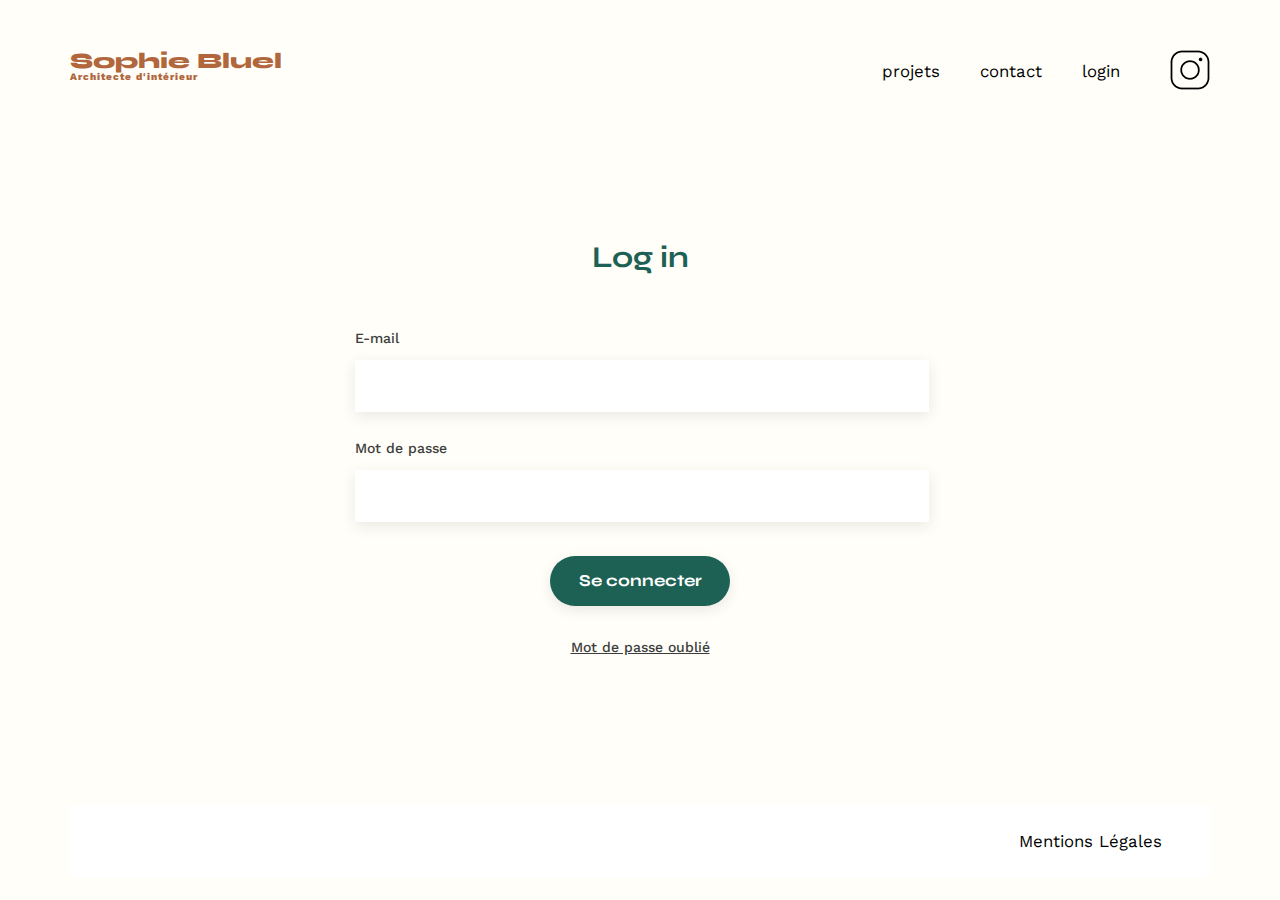
<file: FrontEnd/login.html>
<!DOCTYPE html>
<html lang="fr">
<head>
    <meta charset="UTF-8">
    <meta name="viewport" content="width=device-width, initial-scale=1.0">
    <title>Sophie Bluel - Architecte d'intérieur - Login</title>
    <link rel="preconnect" href="https://fonts.googleapis.com">
	<link rel="preconnect" href="https://fonts.gstatic.com" crossorigin>
	<link href="https://fonts.googleapis.com/css2?family=Syne:wght@700;800&family=Work+Sans&display=swap" rel="stylesheet">
	<meta name="description" content="">
	<link rel="stylesheet" href="./assets/style.css">
    <script src="./assets/js/login.js" defer></script>
</head>
<body>
    <header>
        <h1>Sophie Bluel <span>Architecte d'intérieur</span></h1>
        <nav>
            <ul>
                <li><a href="index.html">projets</a></li>
                <li><a href="index.html#contact">contact</a></li>
                <li><a href="login.html">login</a></li>
                <li><img src="./assets/icons/instagram.png" alt="Instagram"></li>
            </ul>
        </nav>
    </header>
    <main>
        <section class="login-main-container">
            <h2>Log in</h2>
            <form method="post" action="#" class="login-form">
                <label id="email-label" for="email">E-mail</label>
                <input type="email" class="login-form-input" id="email" name="email" required>
                <label id="password-label" for="password">Mot de passe</label>
                <input type="password" class="login-form-input" id="password" name="password" required>
                <input type="submit" class="submit-button" id="submit" value="Se connecter">
            </form>
            <div class="error-display hidden"></div>
            <a href="#">Mot de passe oublié</a>
        </section>
        
    </main>
    
    <footer>
        <nav>
            <ul>
                <li><a href="#">Mentions Légales</a></li>
            </ul>
        </nav>
    </footer>
</body>
</html>
</file>
<file: FrontEnd/assets/style.css>
/* http://meyerweb.com/eric/tools/css/reset/
   v2.0 | 20110126
   License: none (public domain)
*/

html, body, div, span, applet, object, iframe,
h1, h2, h3, h4, h5, h6, p, blockquote, pre,
a, abbr, acronym, address, big, cite, code,
del, dfn, em, img, ins, kbd, q, s, samp,
small, strike, strong, sub, sup, tt, var,
b, u, i, center,
dl, dt, dd, ol, ul, li,
fieldset, form, label, legend,
table, caption, tbody, tfoot, thead, tr, th, td,
article, aside, canvas, details, embed,
figure, figcaption, footer, header, hgroup,
menu, nav, output, ruby, section, summary,
time, mark, audio, video {
	margin: 0;
	padding: 0;
	border: 0;
	font-size: 100%;
	font: inherit;
	vertical-align: baseline;
}

/* HTML5 display-role reset for older browsers */
article, aside, details, figcaption, figure,
footer, header, hgroup, menu, nav, section {
	display: block;
}
body {
	line-height: 1;
}

ol, ul {
	list-style: none;
}
blockquote, q {
	quotes: none;
}

blockquote:before, blockquote:after,
q:before, q:after {
	content: '';
	content: none;
}
table {
	border-collapse: collapse;
	border-spacing: 0;
}

/** end reset css**/
body {
	max-width: 1140px;
	margin:auto;
	font-family: 'Work Sans' ;
	font-size: 14px;
	background-color: #FFFEF8;
}

header {
	display: flex;
	justify-content: space-between;
	margin: 50px 0
}

section {
	margin: 50px 0
}

h1{
	display: flex;
	flex-direction: column;
	font-family: 'Syne';
	font-size: 22px;
	font-weight: 800;
	color: #B1663C
}

h1 > span {
	font-family: 'Work Sans';
	font-size:10px;
	letter-spacing: 0.1em;
}

h2{
	font-family: 'Syne';
	font-weight: 700;
	font-size: 30px;
	color: #1D6154
}
nav ul {
	display: flex;
	align-items: center;
	list-style-type: none;

}

nav li a {
	padding: 0 20px;
	font-size: 1.2em;
	color: black;
}

nav li img {
	margin-left: 30px;
}

li a {
	text-decoration: none;
}

li a:hover {
	font-weight: 700;
	cursor: pointer;
}

#introduction {
	display: flex;
	align-items: center;
	margin-bottom: 100px;
}
#introduction figure {
	flex: 1
}
#introduction img {
	display: block;
	margin: auto;
	width: 80%;
}

#introduction article {
	flex: 1
}
#introduction h2 {
	margin-bottom: 1em;
}

#introduction p {
	margin-bottom: 0.5em;
}
#portfolio h2 {
	text-align: center;
}
.gallery {
	width: 100%;
	display: grid;
	grid-template-columns: 1fr 1fr 1fr;
	grid-column-gap: 20px;
	grid-row-gap: 20px;
}

.gallery img {
	height: 100%;
	max-width: 367px;
	max-height: 491px;
	object-fit: cover;
}

#contact {
	width: 50%;
	margin: auto;
}

#contact > * {
	text-align: center;
}

#contact h2{
	margin-bottom: 20px;
}

#contact form {
	text-align: left;
	margin-top:30px;
	display: flex;
	flex-direction: column;
}

#contact input {
	height: 50px;
	font-size: 1.2em;
	border: none;
	box-shadow: 0px 4px 14px rgba(0, 0, 0, 0.09);
}

#contact label {
	margin: 2em 0 1em 0;
}

#contact textarea {
	border: none;
	box-shadow: 0px 4px 14px rgba(0, 0, 0, 0.09);
}

input[type="submit"]{
	font-family: 'Syne';
	font-weight: 700;
	color: white;
	background-color: #1D6154;
	margin : 2em auto ;
	width: 180px;
	text-align: center;
	border-radius: 60px ;
}

footer nav ul {
	display: flex;
	justify-content: flex-end;
	padding: 2em;
}

footer{
	background: #FFFFFF;
	width: 100%;
}

.filter-container{
	display: flex;
	justify-content: center;
	align-items: center;
	gap: 10px;
	margin-top: 51px;
	margin-bottom: 51px;
}

.filter-container li{
	color: #1D6154;
	font-size: 16px;
	font-style: normal;
	font-weight: 700;
	border-radius: 60px;
	border: 1px solid #1D6154;
	padding: 10px;
	display: flex;
	justify-content: center;
	align-items: center;
	min-width: 100px;
	cursor: pointer;
}

.submit-button{
	width: 180px;
	cursor: pointer;
}

.submit-button:hover{
	background-color:  #0E2F28;
}


/* Dans la règle CSS ci-dessous la forme du selecteur est du à un problème
 de priorité de color qui ne s'appliquait pas sinon  */

.filter-container li.selected-filter{
	background-color: #1D6154;
	color: white;
}

.filter-container li:hover{
	background-color: #1D6154;
	color: white;
}


/************* Règle exclusive à la page Login *******************/

.login-main-container{
	display: flex;
	flex-direction: column;
	align-items: center;
	width: 50%;
	margin: auto;
	padding-top:  100px;
}

.login-form{
	display: flex;
	flex-direction: column;
	text-align: left;
	margin-top:30px;
	width: 100%;
}

.login-form input {
	height: 50px;
	width: 100%;
	font-size: 1.2em;
	border: none;
	box-shadow: 0px 4px 14px rgba(0, 0, 0, 0.09);
}

.login-form label {
	margin: 2em 0 1em 0;
}

.login-main-container a{
	color: #3D3D3D;
	font-family: Work Sans;
	font-size: 14px;
	font-style: normal;
	font-weight: 500;
	line-height: normal;
	text-decoration-line: underline;
	}

.login-form label{
	color: #3D3D3D;
	font-size: 14px;
	font-style: normal;
	font-weight: 500;
	line-height: normal;
}



	#submit{
		width: 180px
	}

	.error-display{
		text-align: center;
		margin-top: 25px;
		margin-bottom: 30px;
		color: #B1663C;
		font-weight: 600;
		font-size: large;
		max-height: 150px;
		overflow: auto;
		padding: 20px;
	}

	.error-display p{
		margin-bottom: 10px;
	}



	.login-main-container a{
		margin-bottom: 150px;
	}


	/************* Editor mode*******************/

	.editor-mode-banner{
		width: 100%;
		height: 59px;
		background-color: black;
		display: flex;
		justify-content: center;
		align-items: center;
		color: white;
		text-align: center;
		font-size: 16px;
		font-weight: 400;
	}

	.editor-mode-banner a{
		display: flex;
		justify-content: center;
		align-items: center;
		gap: 11.42px;
		text-decoration: none;
		color: white;
	}

.portfolio-header{
	display: flex;
	justify-content: center;
	align-items: center;
	gap: 31px;
	margin-bottom: 1em;
}

.edition-button a{
	display: flex;
	justify-content: center;
	align-items: center;
	gap: 2.42px;
	color: #000;
	font-size: 14px;
	font-weight: 400;
	text-decoration: none;
}

.edition-button a:hover{
	font-weight: 700;
}


.more-margin{
	margin-bottom: 100px;
}

/************* Modal *******************/

.class-modal{
	position: fixed;
	display: flex;
	justify-content: center;
	align-items: center;
	top: 0px;
	left: 0px;
	width: 100%;
	height: 100%;
	background:  rgba(0, 0, 0, 0.8);
}

.modal-wrapper{
	background-color: #FFFFFF;
	display: flex;
	flex-direction: column;
	justify-content: center;
	align-items: center;
	gap: 30px;
	max-width: 630px;
	overflow: auto;
	padding: 60px 105px 45px 105px;
	border-radius: 10px;
	position: relative;
}

.modal-wrapper a{
	position: absolute;
    top: 26px;
}

.close-modal-button{
    right: 30px;
}

.return-button{
	left: 30px;
}


.modal-wrapper a:visited{
	color: #3D3D3D;
}

.modal-wrapper a:active{
	color: #3D3D3D;
}

.modal-gallery{
	width: 100%;
	display: grid;
	grid-template-columns: 1fr 1fr 1fr 1fr 1fr;
	grid-column-gap: 6px;
	grid-row-gap: 25px;
}

.modal-gallery figure{
	max-width: 78px;
	max-height: 104px;
	position: relative;
}

.modal-gallery img{
	max-width: 78px;
	height: 104px;
	position: relative;
	z-index: 1;
}

.trash-button{
	background-color: #000;
	width: 17px;
	height: 17px;
	border-radius: 2px;
	display: flex;
	justify-content: center;
	align-items: center;
	cursor: pointer;
	position: absolute;
	top: 6px;
	right: 6px;
	z-index: 2;
}


.modal-separator{
	border: 1px solid #B3B3B3;
	width: 420px;
}

.submit-button{
	font-family: 'Syne';
	font-weight: 700;
	color: white;
	background-color: #1D6154;
	text-align: center;
	border-radius: 60px ;
	height: 50px;
	font-size: 1.2em;
	border: none;
	box-shadow: 0px 4px 14px rgba(0, 0, 0, 0.09);
	padding: 0 20px ;
}

.modal-nav-bar{
	width: 100%;
	display: flex;
	justify-content: space-between;
	align-items: center;
}

.title-modal-black{
	color: #000;
	font-family: Work Sans;
	font-size: 26px;
	font-style: normal;
	font-weight: 400;
	line-height: normal;
}

.add-image-zone{
	background-color: #E8F1F6;
	width: 420px;
	height: 169px;
	display: flex;
	flex-direction: column;
	justify-content: center;
	align-self: center;
	text-align: center;
	gap: 6px;
	padding-top: 13px;
	padding-bottom: 19px;
}

.add-image-zone img{
	max-width: 420px;
	max-height: 169px;
	flex: 0 1 0;
	object-fit: contain;
}

.no-padding{
	padding: 0;
}

.add-photo-button{
	height: 50px;
	font-size: 1.2em;
	border: none;
	font-family: 'syne';
	color: #306685;
	background-color: #CBD6DC;
	padding: 10px 33px;
	border-radius: 60px;
	margin: auto;

}

form .modal-separator{
	margin-top: 35px;
	margin-bottom: 35px;
}

.login-form .submit-button{
	align-self:  center;
}

.login-form select{
	height: 50px;
	font-size: 1.2em;
	border: none;
	box-shadow: 0px 4px 14px rgba(0, 0, 0, 0.09);
}

button:disabled{
	background: #A7A7A7;
}

button:disabled:hover{
	background: #A7A7A7;
}


/************* Hidden *******************/

.hidden{
	display: none !important;
}
</file>
